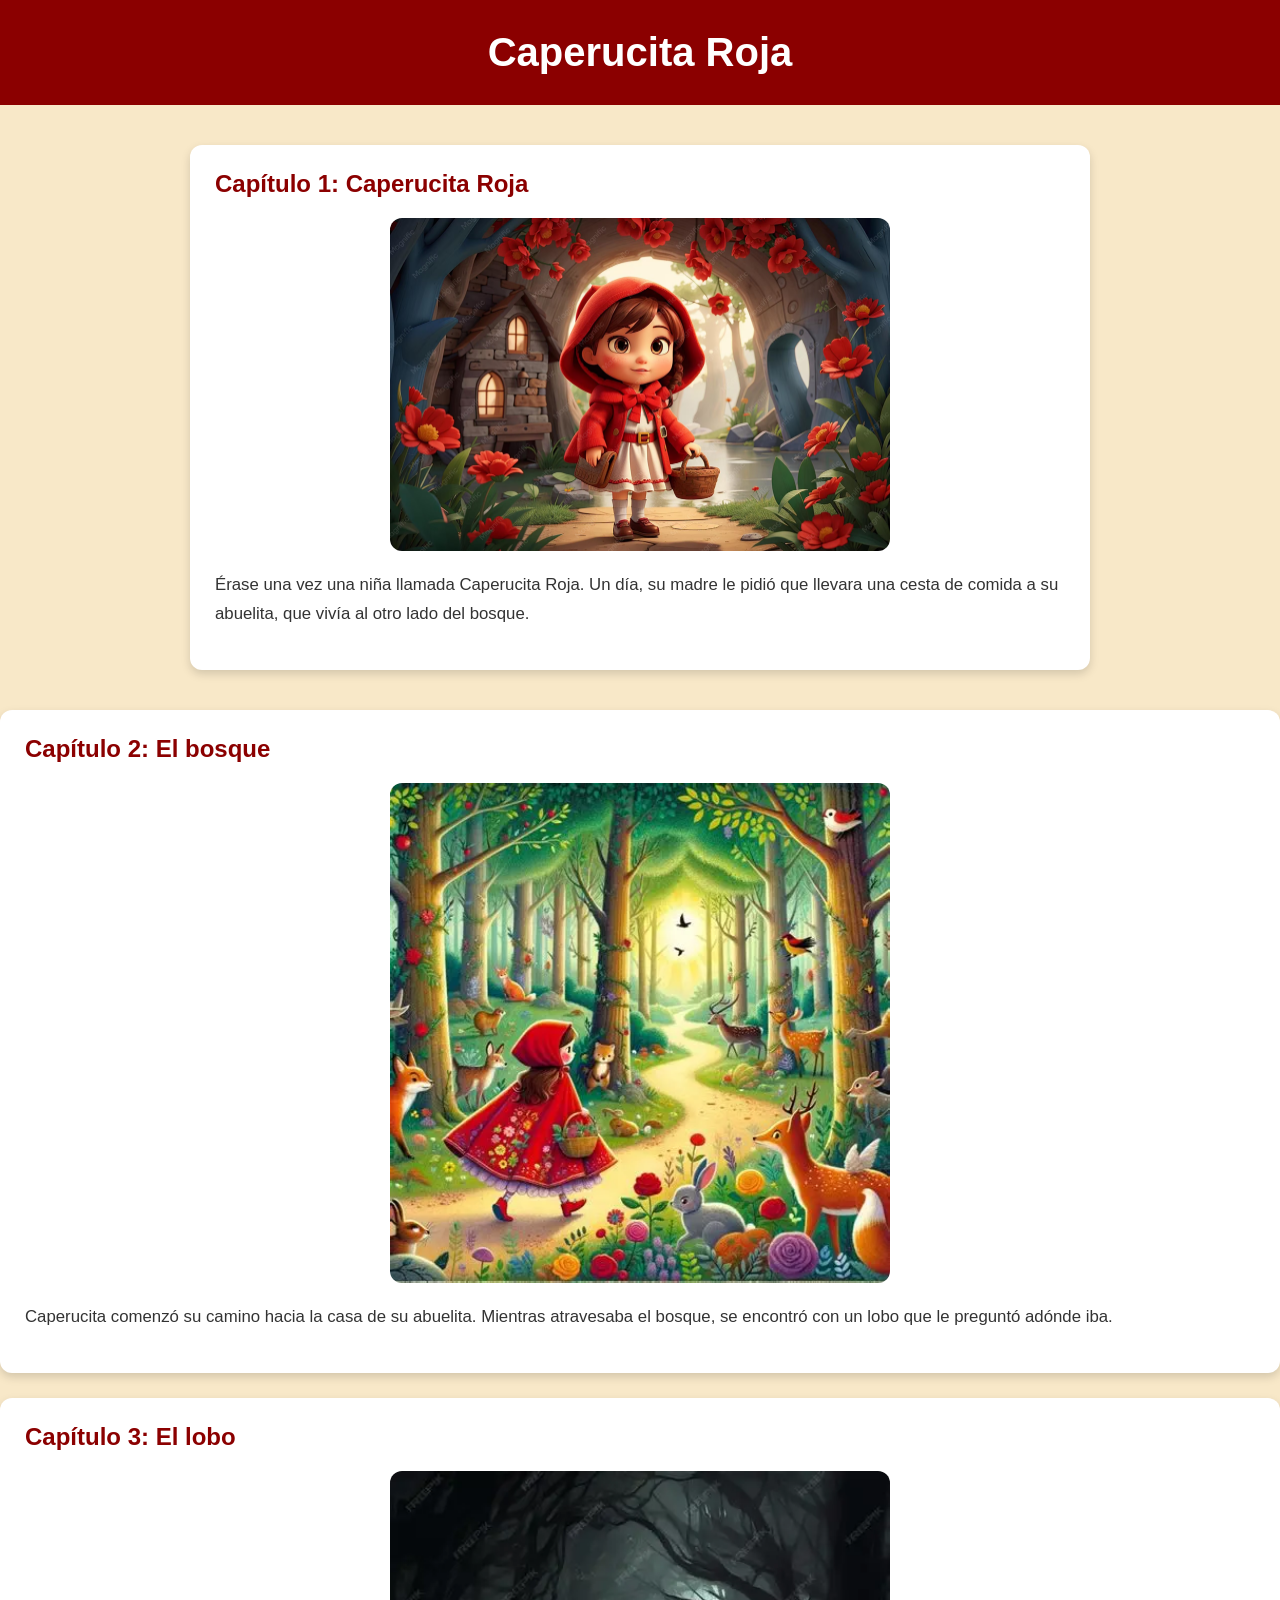
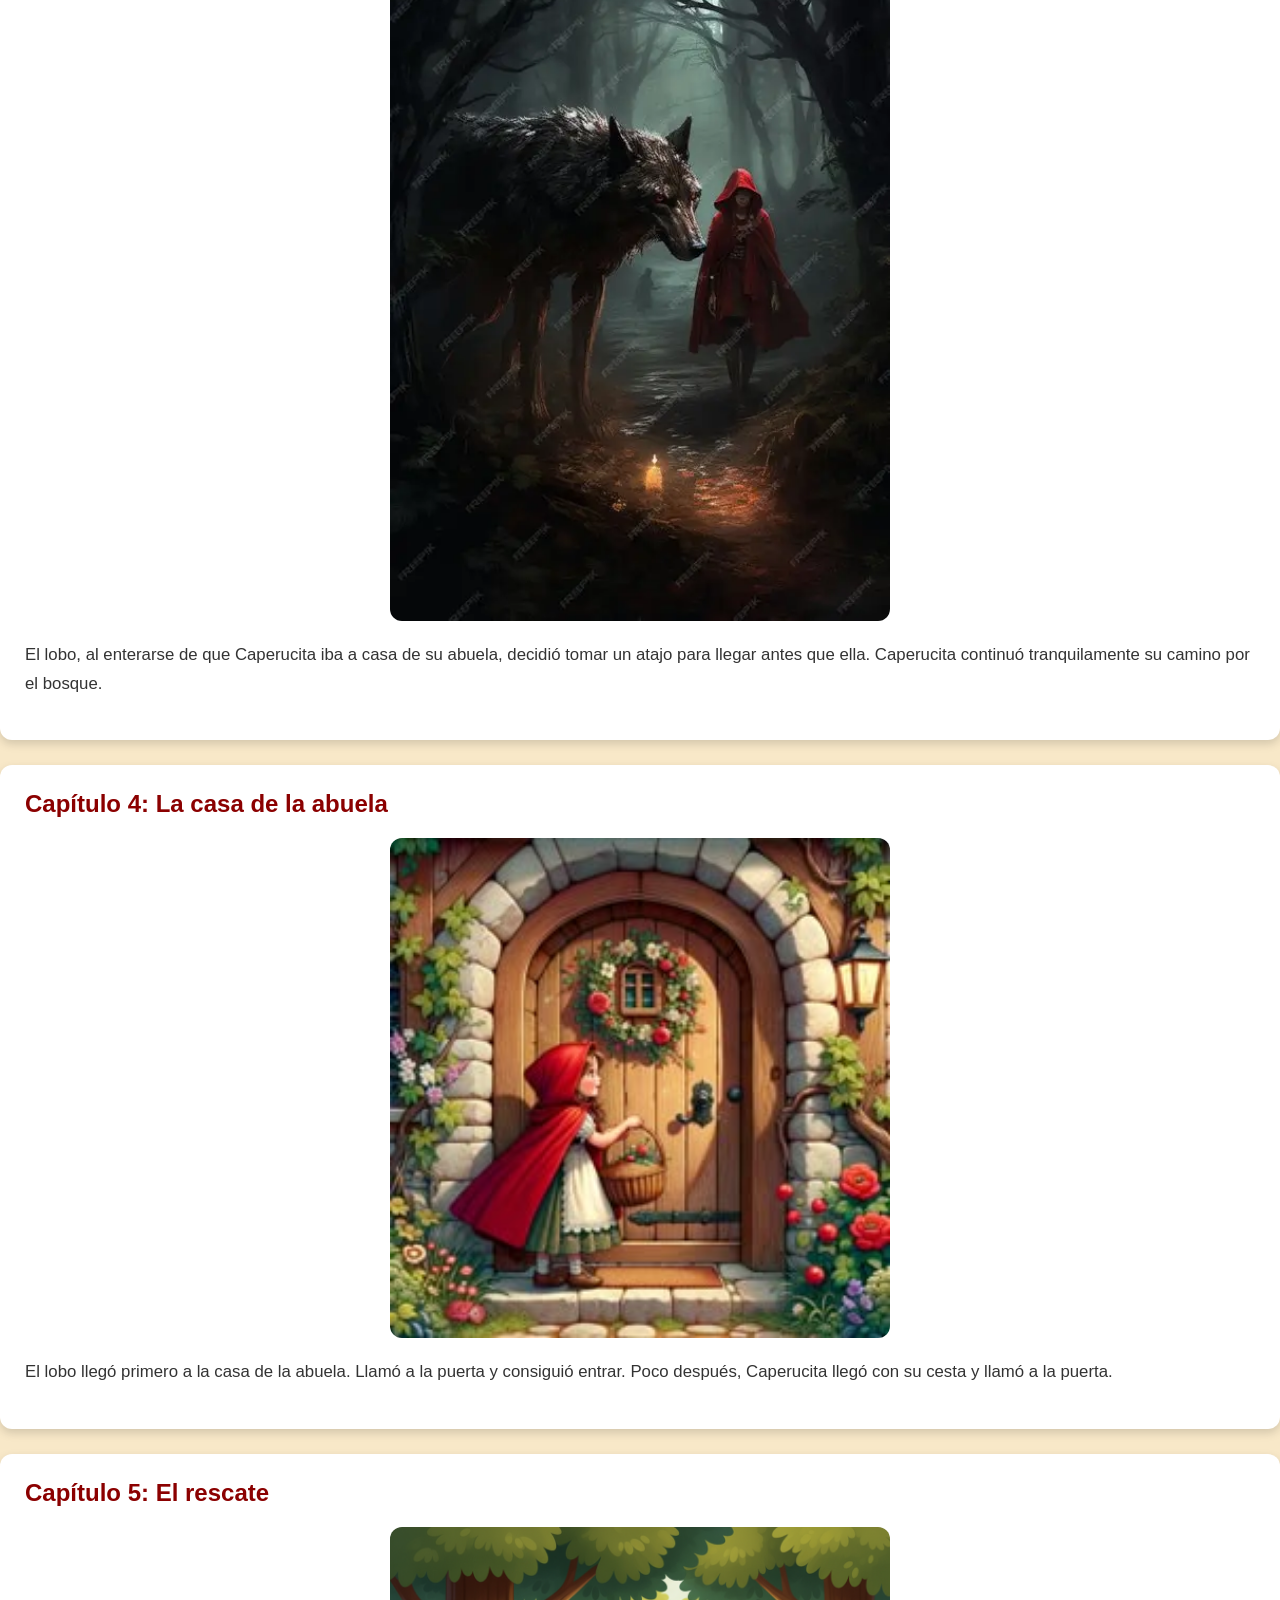
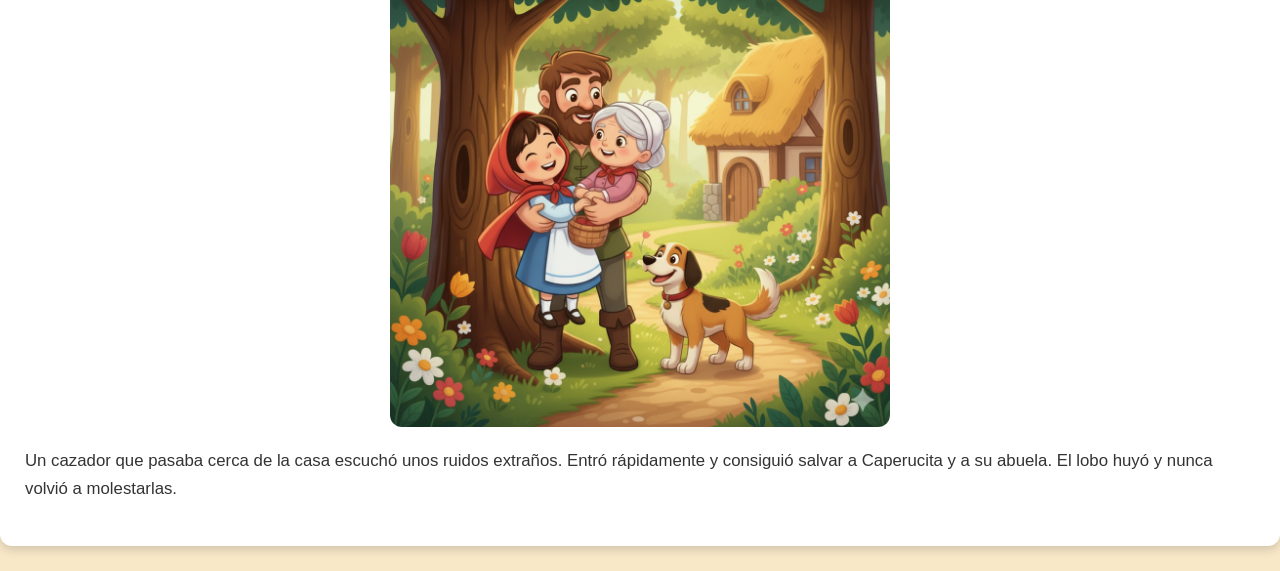
<file: index.html>
<!DOCTYPE html>
<html lang="es">
<head>
    <meta charset="UTF-8">
    <meta name="viewport" content="width=device-width, initial-scale=1.0">
    <title>Caperucita Roja</title>
    <link rel="stylesheet" href="style.css">
</head>
<body>

    <header>
        <h1>Caperucita Roja</h1>
    </header>

    <main>
        <section class="capitulo">
    <h2>Capítulo 1: Caperucita Roja</h2>

    <img src="images/caperucita.jpg" alt="Caperucita Roja caminando por el bosque">

    <p>
        Érase una vez una niña llamada Caperucita Roja.
        Un día, su madre le pidió que llevara una cesta de comida
        a su abuelita, que vivía al otro lado del bosque.
    </p>
</section>
    </main>

    <section class="capitulo">
    <h2>Capítulo 2: El bosque</h2>

<img src="images/bosque.jpg" alt="Bosque donde camina Caperucita Roja">

    <p>
        Caperucita comenzó su camino hacia la casa de su abuelita.
        Mientras atravesaba el bosque, se encontró con un lobo
        que le preguntó adónde iba.
    </p>
</section>

<section class="capitulo">
    <h2>Capítulo 3: El lobo</h2>

    <img src="images/lobo.jpg" alt="El lobo en el bosque">

    <p>
        El lobo, al enterarse de que Caperucita iba a casa de su abuela,
        decidió tomar un atajo para llegar antes que ella.
        Caperucita continuó tranquilamente su camino por el bosque.
    </p>
</section>

<section class="capitulo">
    <h2>Capítulo 4: La casa de la abuela</h2>

    <img src="images/abuela.jpg" alt="La casa de la abuela en el bosque">

    <p>
        El lobo llegó primero a la casa de la abuela.
        Llamó a la puerta y consiguió entrar.
        Poco después, Caperucita llegó con su cesta y llamó a la puerta.
    </p>
</section>


<section class="capitulo">
    <h2>Capítulo 5: El rescate</h2>

    <img src="images/rescate.jpg" alt="El rescate de Caperucita y su abuela">

    <p>
        Un cazador que pasaba cerca de la casa escuchó unos ruidos
        extraños. Entró rápidamente y consiguió salvar a Caperucita
        y a su abuela. El lobo huyó y nunca volvió a molestarlas.
    </p>
</section>
</body>
</html>
</file>
<file: style.css>
* {
    box-sizing: border-box;
}

body {
    margin: 0;
    font-family: Arial, sans-serif;
    background: #f8e8c8;
    color: #333;
}

header {
    background: #8b0000;
    color: white;
    text-align: center;
    padding: 30px 20px;
}

header h1 {
    margin: 0;
    font-size: 2.5rem;
}

main {
    width: 90%;
    max-width: 900px;
    margin: 40px auto;
}

.capitulo {
    background: white;
    margin-bottom: 25px;
    padding: 25px;
    border-radius: 12px;
    box-shadow: 0 4px 10px rgba(0, 0, 0, 0.15);
}

.capitulo h2 {
    color: #8b0000;
    margin-top: 0;
}

.capitulo p {
    line-height: 1.7;
    font-size: 1.05rem;
}

.capitulo img {
    width: 100%;
    max-width: 500px;
    height: auto;
    display: block;
    margin: 20px auto;
    border-radius: 12px;
}

@media (max-width: 600px) {
    header h1 {
        font-size: 2rem;
    }

    main {
        width: 95%;
        margin: 20px auto;
    }

    .capitulo {
        padding: 18px;
    }

    .capitulo p {
        font-size: 1rem;
    }

    .capitulo img {
        max-width: 100%;
    }
}
</file>
